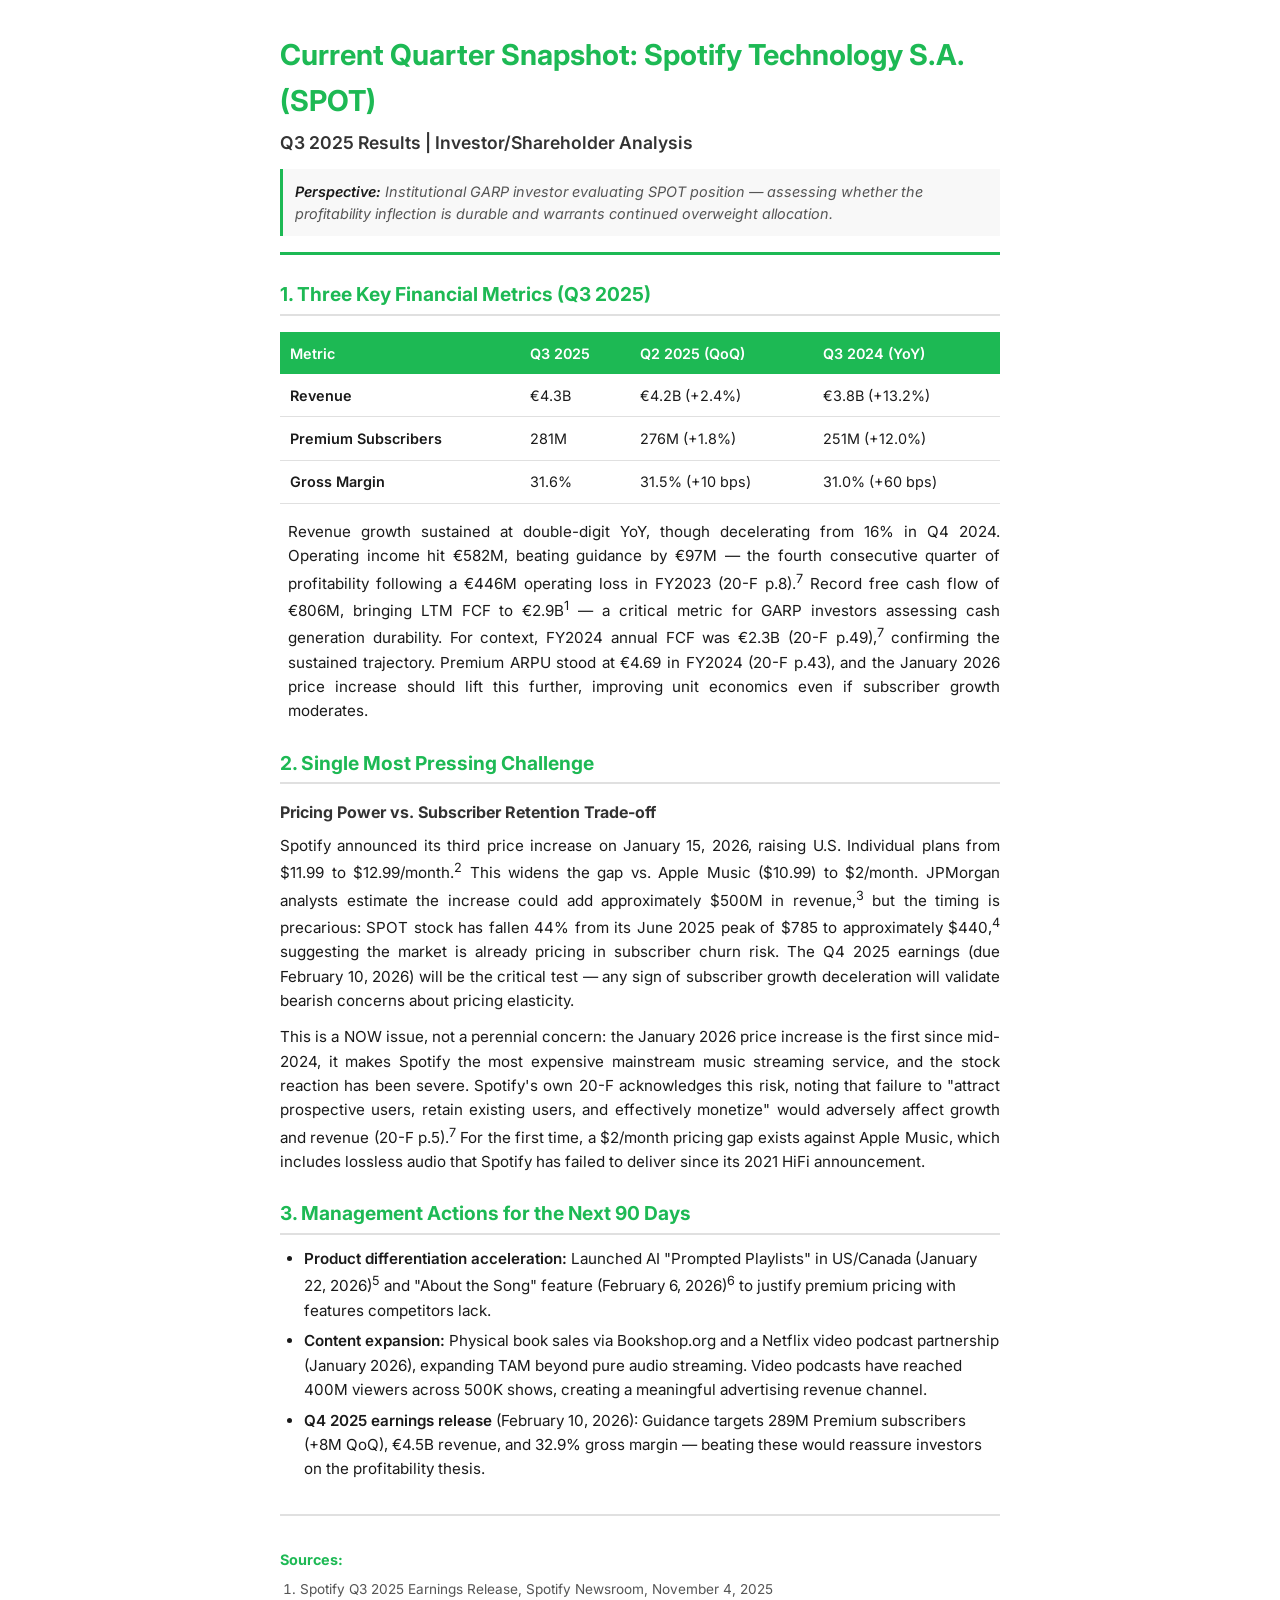
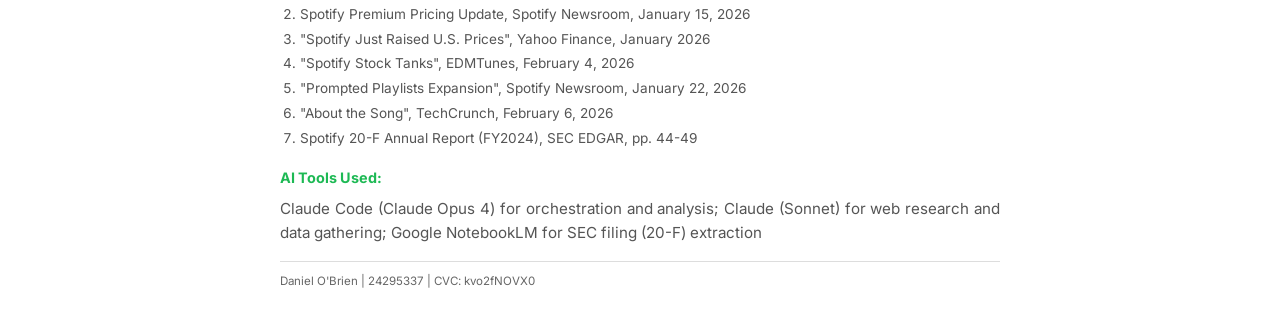
<file: Ex1/Ex1_Snapshot.html>
<!DOCTYPE html>
<html lang="en">
<head>
    <meta charset="UTF-8">
    <meta name="viewport" content="width=device-width, initial-scale=1.0">
    <title>Current Quarter Snapshot: Spotify (SPOT)</title>
    <link href="https://fonts.googleapis.com/css2?family=Inter:wght@400;600;700&display=swap" rel="stylesheet">
    <style>
        * {
            margin: 0;
            padding: 0;
            box-sizing: border-box;
        }

        body {
            font-family: 'Inter', -apple-system, BlinkMacSystemFont, 'Segoe UI', sans-serif;
            line-height: 1.6;
            color: #1a1a1a;
            background: #ffffff;
            padding: 2rem 3rem;
            max-width: 8.5in;
            margin: 0 auto;
        }

        header {
            border-bottom: 3px solid #1DB954;
            padding-bottom: 1rem;
            margin-bottom: 1.5rem;
        }

        h1 {
            font-size: 1.8rem;
            font-weight: 700;
            color: #1DB954;
            margin-bottom: 0.3rem;
        }

        .subtitle {
            font-size: 1.1rem;
            font-weight: 600;
            color: #333;
            margin-bottom: 0.5rem;
        }

        .perspective {
            font-size: 0.9rem;
            font-style: italic;
            color: #555;
            line-height: 1.5;
            padding: 0.75rem;
            background: #f8f8f8;
            border-left: 3px solid #1DB954;
            margin-top: 0.75rem;
        }

        h2 {
            font-size: 1.2rem;
            font-weight: 700;
            color: #1DB954;
            margin-top: 1.5rem;
            margin-bottom: 0.75rem;
            padding-bottom: 0.25rem;
            border-bottom: 2px solid #e0e0e0;
        }

        h3 {
            font-size: 1rem;
            font-weight: 700;
            color: #333;
            margin-top: 1rem;
            margin-bottom: 0.5rem;
        }

        p {
            margin-bottom: 0.75rem;
            text-align: justify;
            font-size: 0.95rem;
        }

        table {
            width: 100%;
            border-collapse: collapse;
            margin: 1rem 0;
            font-size: 0.9rem;
        }

        thead {
            background: #1DB954;
            color: white;
        }

        th {
            padding: 0.6rem;
            text-align: left;
            font-weight: 600;
        }

        td {
            padding: 0.6rem;
            border-bottom: 1px solid #e0e0e0;
        }

        tbody tr:hover {
            background: #f8f8f8;
        }

        .context {
            font-size: 0.9rem;
            margin-top: 0.5rem;
            padding-left: 0.5rem;
        }

        ul {
            margin-left: 1.5rem;
            margin-bottom: 0.75rem;
        }

        li {
            margin-bottom: 0.4rem;
            font-size: 0.95rem;
        }

        footer {
            margin-top: 2rem;
            padding-top: 1rem;
            border-top: 2px solid #e0e0e0;
            font-size: 0.85rem;
            color: #555;
        }

        footer h3 {
            font-size: 0.9rem;
            color: #1DB954;
            margin-bottom: 0.5rem;
        }

        footer ul {
            list-style: none;
            margin-left: 0;
        }

        footer li {
            margin-bottom: 0.2rem;
            font-size: 0.85rem;
        }

        strong {
            font-weight: 600;
            color: #1a1a1a;
        }

        @media print {
            body {
                padding: 0.5in 0.75in;
                max-width: 100%;
            }

            h1 {
                font-size: 1.6rem;
            }

            h2 {
                font-size: 1.1rem;
                margin-top: 1rem;
                page-break-after: avoid;
            }

            h3 {
                font-size: 0.95rem;
                page-break-after: avoid;
            }

            p, li {
                font-size: 0.9rem;
            }

            table {
                font-size: 0.85rem;
                page-break-inside: avoid;
            }

            footer {
                margin-top: 1.5rem;
                page-break-inside: avoid;
            }

            .perspective {
                font-size: 0.85rem;
            }

            @page {
                size: letter;
                margin: 0.5in;
            }
        }
    </style>
</head>
<body>
    <header>
        <h1>Current Quarter Snapshot: Spotify Technology S.A. (SPOT)</h1>
        <div class="subtitle">Q3 2025 Results | Investor/Shareholder Analysis</div>
        <div class="perspective">
            <strong>Perspective:</strong> Institutional GARP investor evaluating SPOT position — assessing whether the profitability inflection is durable and warrants continued overweight allocation.
        </div>
    </header>

    <main>
        <section>
            <h2>1. Three Key Financial Metrics (Q3 2025)</h2>

            <table>
                <thead>
                    <tr>
                        <th>Metric</th>
                        <th>Q3 2025</th>
                        <th>Q2 2025 (QoQ)</th>
                        <th>Q3 2024 (YoY)</th>
                    </tr>
                </thead>
                <tbody>
                    <tr>
                        <td><strong>Revenue</strong></td>
                        <td>€4.3B</td>
                        <td>€4.2B (+2.4%)</td>
                        <td>€3.8B (+13.2%)</td>
                    </tr>
                    <tr>
                        <td><strong>Premium Subscribers</strong></td>
                        <td>281M</td>
                        <td>276M (+1.8%)</td>
                        <td>251M (+12.0%)</td>
                    </tr>
                    <tr>
                        <td><strong>Gross Margin</strong></td>
                        <td>31.6%</td>
                        <td>31.5% (+10 bps)</td>
                        <td>31.0% (+60 bps)</td>
                    </tr>
                </tbody>
            </table>

            <div class="context">
                <p>Revenue growth sustained at double-digit YoY, though decelerating from 16% in Q4 2024. Operating income hit €582M, beating guidance by €97M — the fourth consecutive quarter of profitability following a €446M operating loss in FY2023 (20-F p.8).<sup>7</sup> Record free cash flow of €806M, bringing LTM FCF to €2.9B<sup>1</sup> — a critical metric for GARP investors assessing cash generation durability. For context, FY2024 annual FCF was €2.3B (20-F p.49),<sup>7</sup> confirming the sustained trajectory. Premium ARPU stood at €4.69 in FY2024 (20-F p.43), and the January 2026 price increase should lift this further, improving unit economics even if subscriber growth moderates.</p>
            </div>
        </section>

        <section>
            <h2>2. Single Most Pressing Challenge</h2>
            <h3>Pricing Power vs. Subscriber Retention Trade-off</h3>

            <p>Spotify announced its third price increase on January 15, 2026, raising U.S. Individual plans from $11.99 to $12.99/month.<sup>2</sup> This widens the gap vs. Apple Music ($10.99) to $2/month. JPMorgan analysts estimate the increase could add approximately $500M in revenue,<sup>3</sup> but the timing is precarious: SPOT stock has fallen 44% from its June 2025 peak of $785 to approximately $440,<sup>4</sup> suggesting the market is already pricing in subscriber churn risk. The Q4 2025 earnings (due February 10, 2026) will be the critical test — any sign of subscriber growth deceleration will validate bearish concerns about pricing elasticity.</p>

            <p>This is a NOW issue, not a perennial concern: the January 2026 price increase is the first since mid-2024, it makes Spotify the most expensive mainstream music streaming service, and the stock reaction has been severe. Spotify's own 20-F acknowledges this risk, noting that failure to "attract prospective users, retain existing users, and effectively monetize" would adversely affect growth and revenue (20-F p.5).<sup>7</sup> For the first time, a $2/month pricing gap exists against Apple Music, which includes lossless audio that Spotify has failed to deliver since its 2021 HiFi announcement.</p>
        </section>

        <section>
            <h2>3. Management Actions for the Next 90 Days</h2>

            <ul>
                <li><strong>Product differentiation acceleration:</strong> Launched AI "Prompted Playlists" in US/Canada (January 22, 2026)<sup>5</sup> and "About the Song" feature (February 6, 2026)<sup>6</sup> to justify premium pricing with features competitors lack.</li>

                <li><strong>Content expansion:</strong> Physical book sales via Bookshop.org and a Netflix video podcast partnership (January 2026), expanding TAM beyond pure audio streaming. Video podcasts have reached 400M viewers across 500K shows, creating a meaningful advertising revenue channel.</li>

                <li><strong>Q4 2025 earnings release</strong> (February 10, 2026): Guidance targets 289M Premium subscribers (+8M QoQ), €4.5B revenue, and 32.9% gross margin — beating these would reassure investors on the profitability thesis.</li>
            </ul>
        </section>
    </main>

    <footer>
        <h3>Sources:</h3>
        <ol style="padding-left: 20px; font-size: 0.9em;">
            <li>Spotify Q3 2025 Earnings Release, Spotify Newsroom, November 4, 2025</li>
            <li>Spotify Premium Pricing Update, Spotify Newsroom, January 15, 2026</li>
            <li>"Spotify Just Raised U.S. Prices", Yahoo Finance, January 2026</li>
            <li>"Spotify Stock Tanks", EDMTunes, February 4, 2026</li>
            <li>"Prompted Playlists Expansion", Spotify Newsroom, January 22, 2026</li>
            <li>"About the Song", TechCrunch, February 6, 2026</li>
            <li>Spotify 20-F Annual Report (FY2024), SEC EDGAR, pp. 44-49</li>
        </ol>

        <h3>AI Tools Used:</h3>
        <p>Claude Code (Claude Opus 4) for orchestration and analysis; Claude (Sonnet) for web research and data gathering; Google NotebookLM for SEC filing (20-F) extraction</p>

        <div style="margin-top: 15px; padding-top: 10px; border-top: 1px solid #ddd; font-size: 0.85em; color: #666;">
            Daniel O'Brien | 24295337 | CVC: kvo2fNOVX0
        </div>
    </footer>
</body>
</html>
</file>
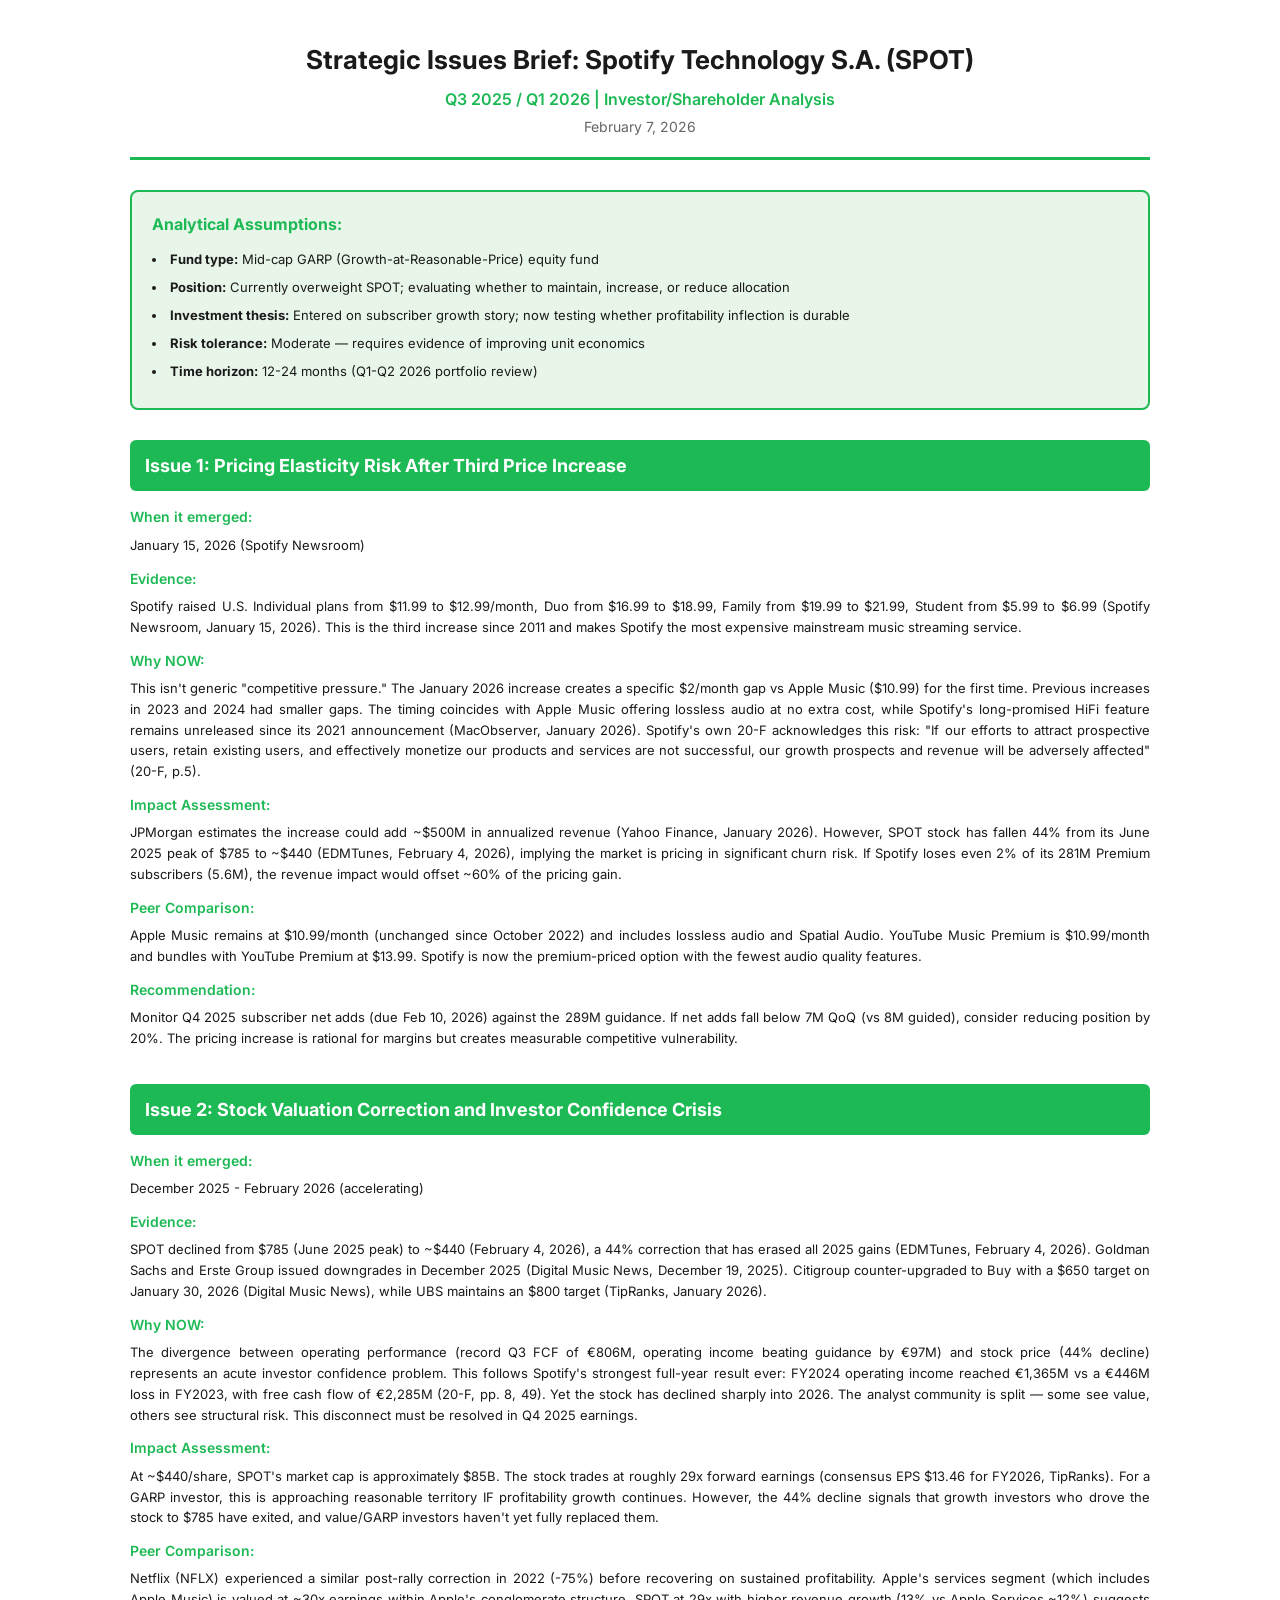
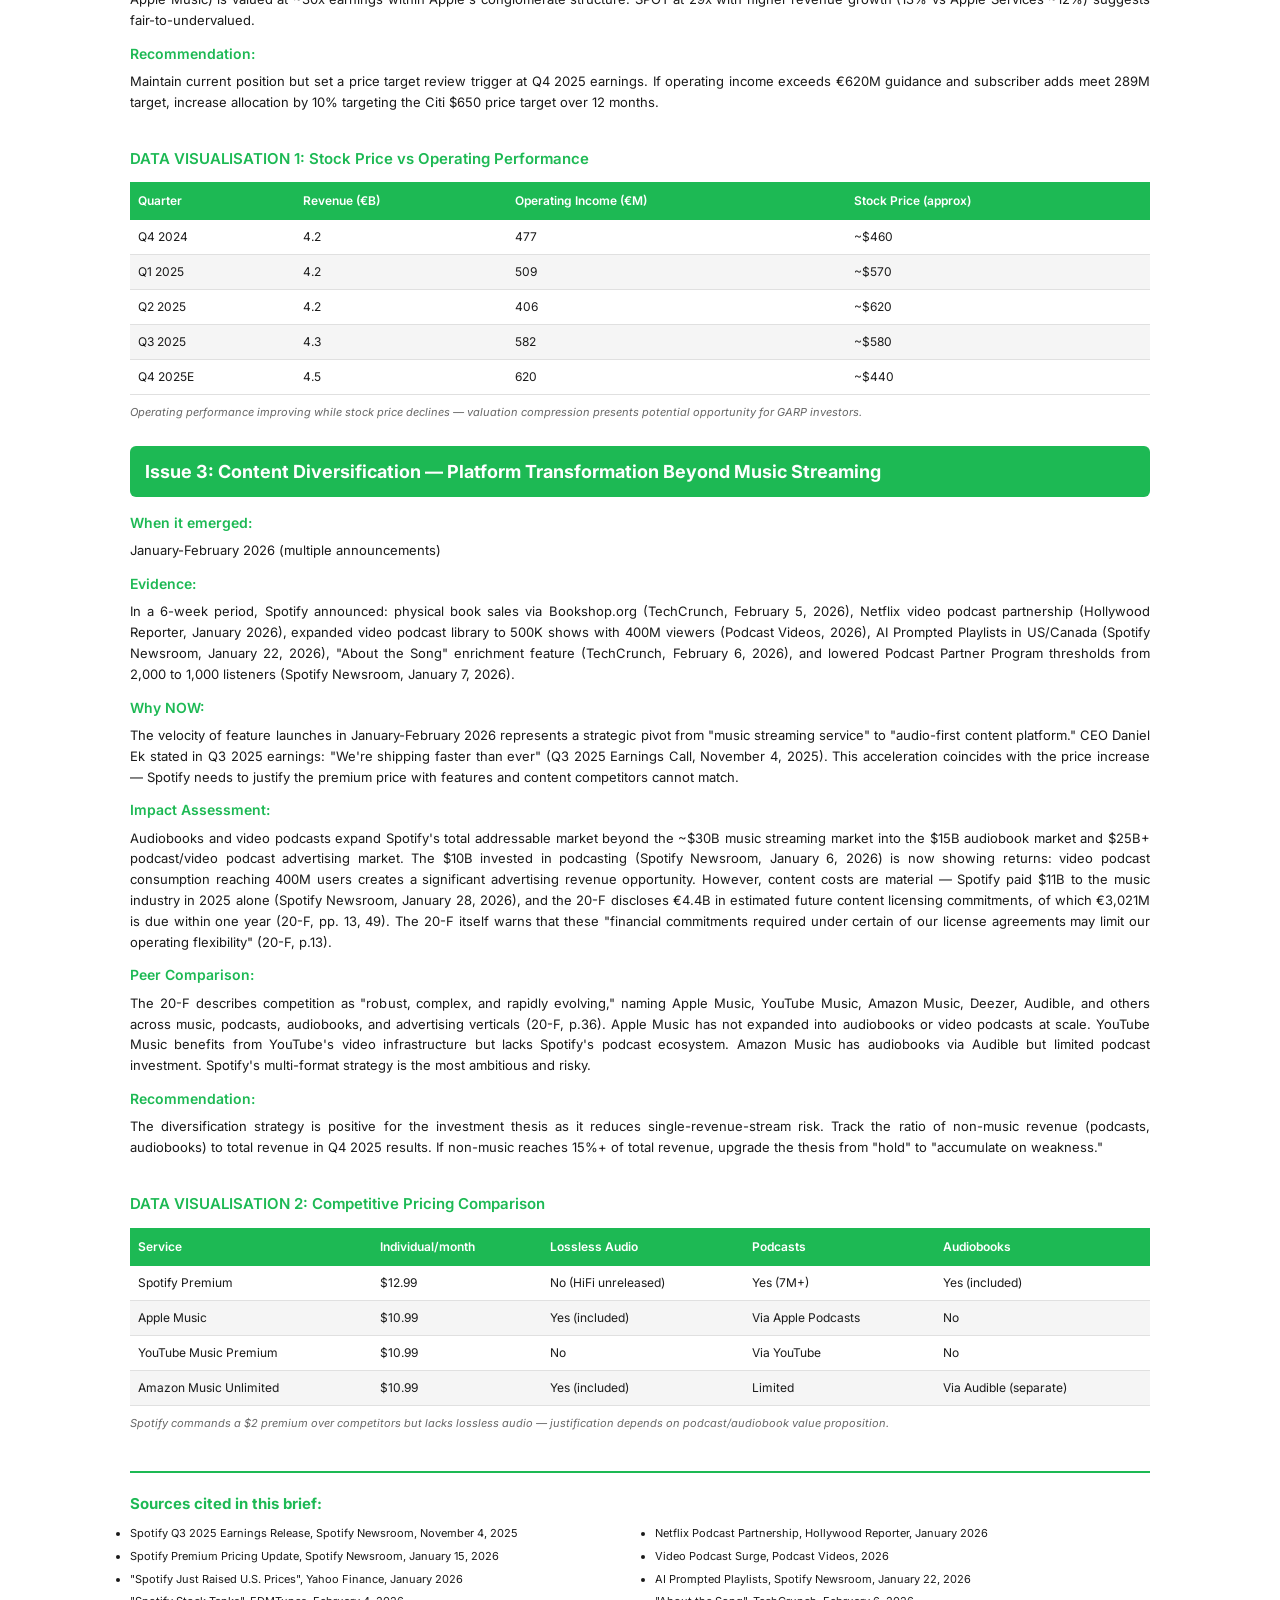
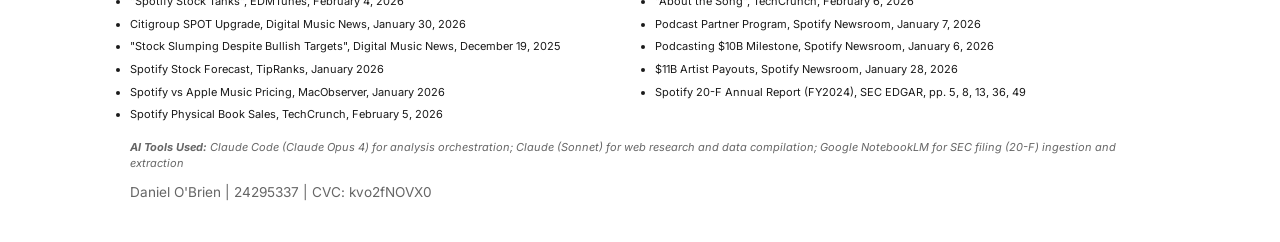
<file: Ex2/Ex2_IssuesBrief.html>
<!DOCTYPE html>
<html lang="en">
<head>
    <meta charset="UTF-8">
    <meta name="viewport" content="width=device-width, initial-scale=1.0">
    <title>Strategic Issues Brief: Spotify Technology S.A. (SPOT)</title>
    <link href="https://fonts.googleapis.com/css2?family=Inter:wght@400;500;600;700&display=swap" rel="stylesheet">
    <style>
        * {
            margin: 0;
            padding: 0;
            box-sizing: border-box;
        }

        body {
            font-family: 'Inter', -apple-system, BlinkMacSystemFont, 'Segoe UI', Roboto, sans-serif;
            line-height: 1.5;
            color: #1a1a1a;
            background: #ffffff;
            padding: 40px;
            max-width: 1100px;
            margin: 0 auto;
        }

        .header {
            text-align: center;
            margin-bottom: 30px;
            border-bottom: 3px solid #1DB954;
            padding-bottom: 20px;
        }

        .header h1 {
            font-size: 26px;
            font-weight: 700;
            color: #1a1a1a;
            margin-bottom: 8px;
        }

        .header .subtitle {
            font-size: 16px;
            color: #1DB954;
            font-weight: 600;
            margin-bottom: 5px;
        }

        .header .date {
            font-size: 14px;
            color: #666;
        }

        .assumptions-box {
            background: #e8f5e9;
            border: 2px solid #1DB954;
            border-radius: 8px;
            padding: 20px;
            margin-bottom: 30px;
        }

        .assumptions-box h3 {
            color: #1DB954;
            font-size: 16px;
            font-weight: 700;
            margin-bottom: 12px;
        }

        .assumptions-box ul {
            list-style-position: inside;
            font-size: 13px;
            line-height: 1.7;
        }

        .assumptions-box li {
            margin-bottom: 6px;
        }

        .issue-section {
            margin-bottom: 35px;
            page-break-inside: avoid;
        }

        .issue-header {
            background: #1DB954;
            color: white;
            padding: 12px 15px;
            border-radius: 6px;
            margin-bottom: 15px;
        }

        .issue-header h2 {
            font-size: 18px;
            font-weight: 700;
        }

        .issue-content {
            font-size: 13px;
            line-height: 1.6;
        }

        .issue-content h4 {
            color: #1DB954;
            font-size: 14px;
            font-weight: 600;
            margin-top: 12px;
            margin-bottom: 6px;
        }

        .issue-content p {
            margin-bottom: 10px;
            text-align: justify;
        }

        .visualization {
            margin: 25px 0;
            page-break-inside: avoid;
        }

        .visualization h3 {
            font-size: 15px;
            color: #1DB954;
            font-weight: 600;
            margin-bottom: 12px;
        }

        table {
            width: 100%;
            border-collapse: collapse;
            margin-bottom: 10px;
            font-size: 12px;
        }

        table thead {
            background: #1DB954;
            color: white;
        }

        table th {
            padding: 10px 8px;
            text-align: left;
            font-weight: 600;
        }

        table td {
            padding: 8px;
            border-bottom: 1px solid #e0e0e0;
        }

        table tbody tr:nth-child(even) {
            background: #f5f5f5;
        }

        table tbody tr:hover {
            background: #e8f5e9;
        }

        .caption {
            font-size: 11px;
            font-style: italic;
            color: #666;
            margin-top: 8px;
            line-height: 1.4;
        }

        .sources-section {
            margin-top: 40px;
            padding-top: 20px;
            border-top: 2px solid #1DB954;
            page-break-inside: avoid;
        }

        .sources-section h3 {
            font-size: 15px;
            color: #1DB954;
            font-weight: 700;
            margin-bottom: 10px;
        }

        .sources-section ul {
            font-size: 11px;
            line-height: 1.6;
            columns: 2;
            column-gap: 30px;
        }

        .sources-section li {
            margin-bottom: 5px;
            break-inside: avoid;
        }

        .ai-tools {
            margin-top: 15px;
            font-size: 11px;
            color: #666;
            font-style: italic;
        }

        @media print {
            body {
                padding: 20px;
                font-size: 11px;
            }

            .header h1 {
                font-size: 22px;
            }

            .header .subtitle {
                font-size: 14px;
            }

            .assumptions-box {
                padding: 15px;
                margin-bottom: 20px;
            }

            .assumptions-box h3 {
                font-size: 14px;
            }

            .assumptions-box ul {
                font-size: 11px;
            }

            .issue-section {
                margin-bottom: 25px;
            }

            .issue-header h2 {
                font-size: 16px;
                padding: 10px 12px;
            }

            .issue-content {
                font-size: 11px;
            }

            .issue-content h4 {
                font-size: 12px;
                margin-top: 10px;
            }

            .visualization {
                margin: 20px 0;
            }

            .visualization h3 {
                font-size: 13px;
            }

            table {
                font-size: 10px;
            }

            table th, table td {
                padding: 6px 5px;
            }

            .caption {
                font-size: 9px;
            }

            .sources-section {
                margin-top: 25px;
            }

            .sources-section h3 {
                font-size: 13px;
            }

            .sources-section ul {
                font-size: 9px;
            }

            .ai-tools {
                font-size: 9px;
            }

            @page {
                size: A4;
                margin: 15mm;
            }
        }
    </style>
</head>
<body>
    <div class="header">
        <h1>Strategic Issues Brief: Spotify Technology S.A. (SPOT)</h1>
        <div class="subtitle">Q3 2025 / Q1 2026 | Investor/Shareholder Analysis</div>
        <div class="date">February 7, 2026</div>
    </div>

    <div class="assumptions-box">
        <h3>Analytical Assumptions:</h3>
        <ul>
            <li><strong>Fund type:</strong> Mid-cap GARP (Growth-at-Reasonable-Price) equity fund</li>
            <li><strong>Position:</strong> Currently overweight SPOT; evaluating whether to maintain, increase, or reduce allocation</li>
            <li><strong>Investment thesis:</strong> Entered on subscriber growth story; now testing whether profitability inflection is durable</li>
            <li><strong>Risk tolerance:</strong> Moderate — requires evidence of improving unit economics</li>
            <li><strong>Time horizon:</strong> 12-24 months (Q1-Q2 2026 portfolio review)</li>
        </ul>
    </div>

    <div class="issue-section">
        <div class="issue-header">
            <h2>Issue 1: Pricing Elasticity Risk After Third Price Increase</h2>
        </div>
        <div class="issue-content">
            <h4>When it emerged:</h4>
            <p>January 15, 2026 (Spotify Newsroom)</p>

            <h4>Evidence:</h4>
            <p>Spotify raised U.S. Individual plans from $11.99 to $12.99/month, Duo from $16.99 to $18.99, Family from $19.99 to $21.99, Student from $5.99 to $6.99 (Spotify Newsroom, January 15, 2026). This is the third increase since 2011 and makes Spotify the most expensive mainstream music streaming service.</p>

            <h4>Why NOW:</h4>
            <p>This isn't generic "competitive pressure." The January 2026 increase creates a specific $2/month gap vs Apple Music ($10.99) for the first time. Previous increases in 2023 and 2024 had smaller gaps. The timing coincides with Apple Music offering lossless audio at no extra cost, while Spotify's long-promised HiFi feature remains unreleased since its 2021 announcement (MacObserver, January 2026). Spotify's own 20-F acknowledges this risk: "If our efforts to attract prospective users, retain existing users, and effectively monetize our products and services are not successful, our growth prospects and revenue will be adversely affected" (20-F, p.5).</p>

            <h4>Impact Assessment:</h4>
            <p>JPMorgan estimates the increase could add ~$500M in annualized revenue (Yahoo Finance, January 2026). However, SPOT stock has fallen 44% from its June 2025 peak of $785 to ~$440 (EDMTunes, February 4, 2026), implying the market is pricing in significant churn risk. If Spotify loses even 2% of its 281M Premium subscribers (5.6M), the revenue impact would offset ~60% of the pricing gain.</p>

            <h4>Peer Comparison:</h4>
            <p>Apple Music remains at $10.99/month (unchanged since October 2022) and includes lossless audio and Spatial Audio. YouTube Music Premium is $10.99/month and bundles with YouTube Premium at $13.99. Spotify is now the premium-priced option with the fewest audio quality features.</p>

            <h4>Recommendation:</h4>
            <p>Monitor Q4 2025 subscriber net adds (due Feb 10, 2026) against the 289M guidance. If net adds fall below 7M QoQ (vs 8M guided), consider reducing position by 20%. The pricing increase is rational for margins but creates measurable competitive vulnerability.</p>
        </div>
    </div>

    <div class="issue-section">
        <div class="issue-header">
            <h2>Issue 2: Stock Valuation Correction and Investor Confidence Crisis</h2>
        </div>
        <div class="issue-content">
            <h4>When it emerged:</h4>
            <p>December 2025 - February 2026 (accelerating)</p>

            <h4>Evidence:</h4>
            <p>SPOT declined from $785 (June 2025 peak) to ~$440 (February 4, 2026), a 44% correction that has erased all 2025 gains (EDMTunes, February 4, 2026). Goldman Sachs and Erste Group issued downgrades in December 2025 (Digital Music News, December 19, 2025). Citigroup counter-upgraded to Buy with a $650 target on January 30, 2026 (Digital Music News), while UBS maintains an $800 target (TipRanks, January 2026).</p>

            <h4>Why NOW:</h4>
            <p>The divergence between operating performance (record Q3 FCF of €806M, operating income beating guidance by €97M) and stock price (44% decline) represents an acute investor confidence problem. This follows Spotify's strongest full-year result ever: FY2024 operating income reached €1,365M vs a €446M loss in FY2023, with free cash flow of €2,285M (20-F, pp. 8, 49). Yet the stock has declined sharply into 2026. The analyst community is split — some see value, others see structural risk. This disconnect must be resolved in Q4 2025 earnings.</p>

            <h4>Impact Assessment:</h4>
            <p>At ~$440/share, SPOT's market cap is approximately $85B. The stock trades at roughly 29x forward earnings (consensus EPS $13.46 for FY2026, TipRanks). For a GARP investor, this is approaching reasonable territory IF profitability growth continues. However, the 44% decline signals that growth investors who drove the stock to $785 have exited, and value/GARP investors haven't yet fully replaced them.</p>

            <h4>Peer Comparison:</h4>
            <p>Netflix (NFLX) experienced a similar post-rally correction in 2022 (-75%) before recovering on sustained profitability. Apple's services segment (which includes Apple Music) is valued at ~30x earnings within Apple's conglomerate structure. SPOT at 29x with higher revenue growth (13% vs Apple Services ~12%) suggests fair-to-undervalued.</p>

            <h4>Recommendation:</h4>
            <p>Maintain current position but set a price target review trigger at Q4 2025 earnings. If operating income exceeds €620M guidance and subscriber adds meet 289M target, increase allocation by 10% targeting the Citi $650 price target over 12 months.</p>
        </div>
    </div>

    <div class="visualization">
        <h3>DATA VISUALISATION 1: Stock Price vs Operating Performance</h3>
        <table>
            <thead>
                <tr>
                    <th>Quarter</th>
                    <th>Revenue (€B)</th>
                    <th>Operating Income (€M)</th>
                    <th>Stock Price (approx)</th>
                </tr>
            </thead>
            <tbody>
                <tr>
                    <td>Q4 2024</td>
                    <td>4.2</td>
                    <td>477</td>
                    <td>~$460</td>
                </tr>
                <tr>
                    <td>Q1 2025</td>
                    <td>4.2</td>
                    <td>509</td>
                    <td>~$570</td>
                </tr>
                <tr>
                    <td>Q2 2025</td>
                    <td>4.2</td>
                    <td>406</td>
                    <td>~$620</td>
                </tr>
                <tr>
                    <td>Q3 2025</td>
                    <td>4.3</td>
                    <td>582</td>
                    <td>~$580</td>
                </tr>
                <tr>
                    <td>Q4 2025E</td>
                    <td>4.5</td>
                    <td>620</td>
                    <td>~$440</td>
                </tr>
            </tbody>
        </table>
        <div class="caption">Operating performance improving while stock price declines — valuation compression presents potential opportunity for GARP investors.</div>
    </div>

    <div class="issue-section">
        <div class="issue-header">
            <h2>Issue 3: Content Diversification — Platform Transformation Beyond Music Streaming</h2>
        </div>
        <div class="issue-content">
            <h4>When it emerged:</h4>
            <p>January-February 2026 (multiple announcements)</p>

            <h4>Evidence:</h4>
            <p>In a 6-week period, Spotify announced: physical book sales via Bookshop.org (TechCrunch, February 5, 2026), Netflix video podcast partnership (Hollywood Reporter, January 2026), expanded video podcast library to 500K shows with 400M viewers (Podcast Videos, 2026), AI Prompted Playlists in US/Canada (Spotify Newsroom, January 22, 2026), "About the Song" enrichment feature (TechCrunch, February 6, 2026), and lowered Podcast Partner Program thresholds from 2,000 to 1,000 listeners (Spotify Newsroom, January 7, 2026).</p>

            <h4>Why NOW:</h4>
            <p>The velocity of feature launches in January-February 2026 represents a strategic pivot from "music streaming service" to "audio-first content platform." CEO Daniel Ek stated in Q3 2025 earnings: "We're shipping faster than ever" (Q3 2025 Earnings Call, November 4, 2025). This acceleration coincides with the price increase — Spotify needs to justify the premium price with features and content competitors cannot match.</p>

            <h4>Impact Assessment:</h4>
            <p>Audiobooks and video podcasts expand Spotify's total addressable market beyond the ~$30B music streaming market into the $15B audiobook market and $25B+ podcast/video podcast advertising market. The $10B invested in podcasting (Spotify Newsroom, January 6, 2026) is now showing returns: video podcast consumption reaching 400M users creates a significant advertising revenue opportunity. However, content costs are material — Spotify paid $11B to the music industry in 2025 alone (Spotify Newsroom, January 28, 2026), and the 20-F discloses €4.4B in estimated future content licensing commitments, of which €3,021M is due within one year (20-F, pp. 13, 49). The 20-F itself warns that these "financial commitments required under certain of our license agreements may limit our operating flexibility" (20-F, p.13).</p>

            <h4>Peer Comparison:</h4>
            <p>The 20-F describes competition as "robust, complex, and rapidly evolving," naming Apple Music, YouTube Music, Amazon Music, Deezer, Audible, and others across music, podcasts, audiobooks, and advertising verticals (20-F, p.36). Apple Music has not expanded into audiobooks or video podcasts at scale. YouTube Music benefits from YouTube's video infrastructure but lacks Spotify's podcast ecosystem. Amazon Music has audiobooks via Audible but limited podcast investment. Spotify's multi-format strategy is the most ambitious and risky.</p>

            <h4>Recommendation:</h4>
            <p>The diversification strategy is positive for the investment thesis as it reduces single-revenue-stream risk. Track the ratio of non-music revenue (podcasts, audiobooks) to total revenue in Q4 2025 results. If non-music reaches 15%+ of total revenue, upgrade the thesis from "hold" to "accumulate on weakness."</p>
        </div>
    </div>

    <div class="visualization">
        <h3>DATA VISUALISATION 2: Competitive Pricing Comparison</h3>
        <table>
            <thead>
                <tr>
                    <th>Service</th>
                    <th>Individual/month</th>
                    <th>Lossless Audio</th>
                    <th>Podcasts</th>
                    <th>Audiobooks</th>
                </tr>
            </thead>
            <tbody>
                <tr>
                    <td>Spotify Premium</td>
                    <td>$12.99</td>
                    <td>No (HiFi unreleased)</td>
                    <td>Yes (7M+)</td>
                    <td>Yes (included)</td>
                </tr>
                <tr>
                    <td>Apple Music</td>
                    <td>$10.99</td>
                    <td>Yes (included)</td>
                    <td>Via Apple Podcasts</td>
                    <td>No</td>
                </tr>
                <tr>
                    <td>YouTube Music Premium</td>
                    <td>$10.99</td>
                    <td>No</td>
                    <td>Via YouTube</td>
                    <td>No</td>
                </tr>
                <tr>
                    <td>Amazon Music Unlimited</td>
                    <td>$10.99</td>
                    <td>Yes (included)</td>
                    <td>Limited</td>
                    <td>Via Audible (separate)</td>
                </tr>
            </tbody>
        </table>
        <div class="caption">Spotify commands a $2 premium over competitors but lacks lossless audio — justification depends on podcast/audiobook value proposition.</div>
    </div>

    <div class="sources-section">
        <h3>Sources cited in this brief:</h3>
        <ul>
            <li>Spotify Q3 2025 Earnings Release, Spotify Newsroom, November 4, 2025</li>
            <li>Spotify Premium Pricing Update, Spotify Newsroom, January 15, 2026</li>
            <li>"Spotify Just Raised U.S. Prices", Yahoo Finance, January 2026</li>
            <li>"Spotify Stock Tanks", EDMTunes, February 4, 2026</li>
            <li>Citigroup SPOT Upgrade, Digital Music News, January 30, 2026</li>
            <li>"Stock Slumping Despite Bullish Targets", Digital Music News, December 19, 2025</li>
            <li>Spotify Stock Forecast, TipRanks, January 2026</li>
            <li>Spotify vs Apple Music Pricing, MacObserver, January 2026</li>
            <li>Spotify Physical Book Sales, TechCrunch, February 5, 2026</li>
            <li>Netflix Podcast Partnership, Hollywood Reporter, January 2026</li>
            <li>Video Podcast Surge, Podcast Videos, 2026</li>
            <li>AI Prompted Playlists, Spotify Newsroom, January 22, 2026</li>
            <li>"About the Song", TechCrunch, February 6, 2026</li>
            <li>Podcast Partner Program, Spotify Newsroom, January 7, 2026</li>
            <li>Podcasting $10B Milestone, Spotify Newsroom, January 6, 2026</li>
            <li>$11B Artist Payouts, Spotify Newsroom, January 28, 2026</li>
            <li>Spotify 20-F Annual Report (FY2024), SEC EDGAR, pp. 5, 8, 13, 36, 49</li>
        </ul>
        <div class="ai-tools">
            <strong>AI Tools Used:</strong> Claude Code (Claude Opus 4) for analysis orchestration; Claude (Sonnet) for web research and data compilation; Google NotebookLM for SEC filing (20-F) ingestion and extraction
        </div>
        <div style="margin-top: 10px; font-size: 0.85em; color: #666;">
            Daniel O'Brien | 24295337 | CVC: kvo2fNOVX0
        </div>
    </div>
</body>
</html>
</file>
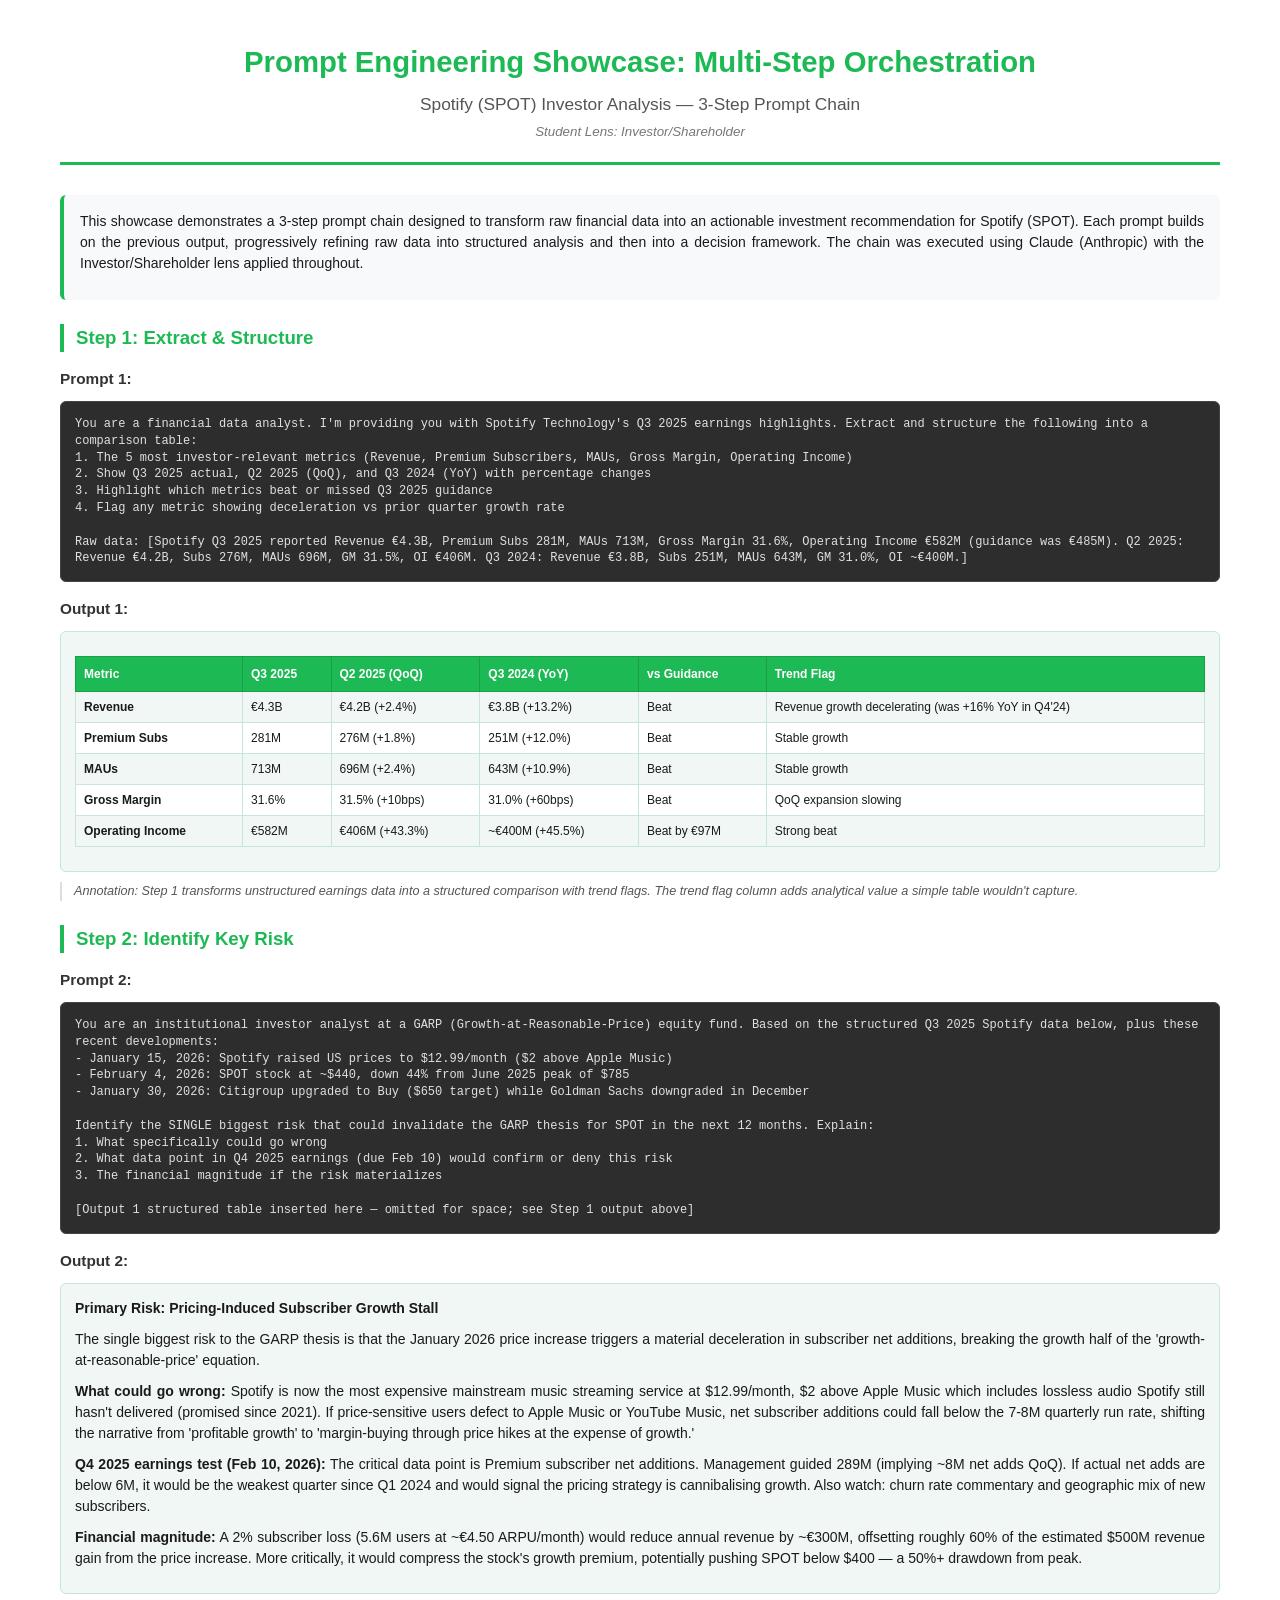
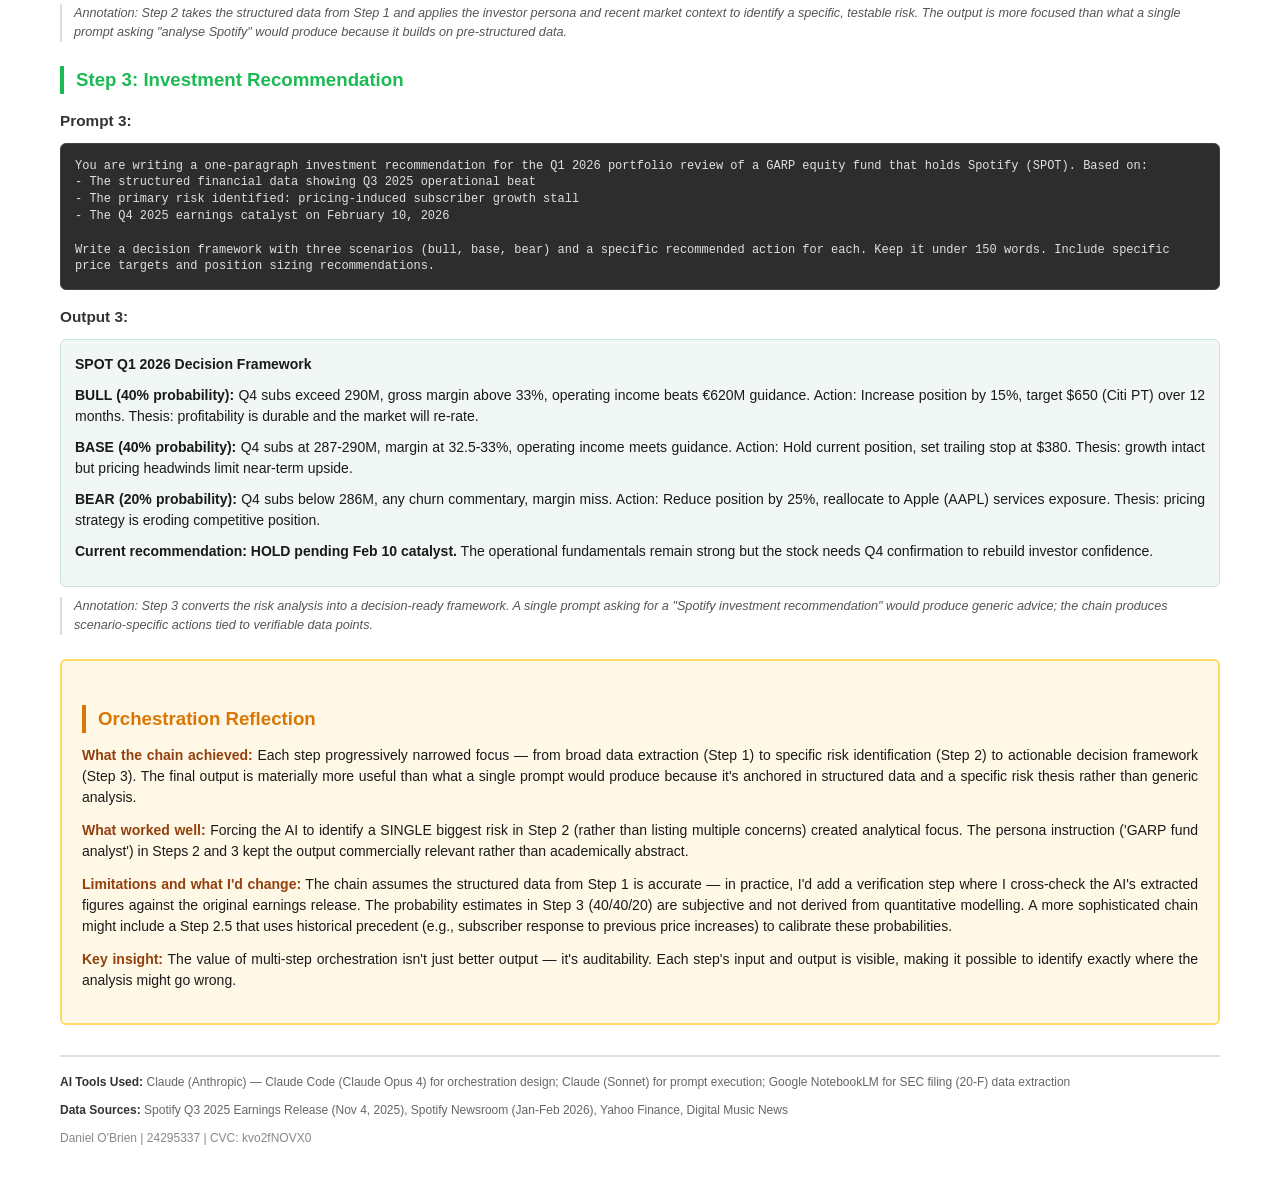
<file: Ex4/Ex4_Prompts.html>
<!DOCTYPE html>
<html lang="en">
<head>
    <meta charset="UTF-8">
    <meta name="viewport" content="width=device-width, initial-scale=1.0">
    <title>Prompt Engineering Showcase: Multi-Step Orchestration</title>
    <style>
        * {
            margin: 0;
            padding: 0;
            box-sizing: border-box;
        }

        body {
            font-family: 'Segoe UI', 'Inter', -apple-system, BlinkMacSystemFont, sans-serif;
            line-height: 1.5;
            color: #1a1a1a;
            background: #ffffff;
            padding: 40px 60px;
            font-size: 10.5pt;
        }

        .header {
            text-align: center;
            margin-bottom: 30px;
            border-bottom: 3px solid #1DB954;
            padding-bottom: 20px;
        }

        h1 {
            color: #1DB954;
            font-size: 22pt;
            font-weight: 700;
            margin-bottom: 8px;
        }

        .subtitle {
            color: #555;
            font-size: 13pt;
            font-weight: 400;
            margin-bottom: 4px;
        }

        .lens {
            color: #777;
            font-size: 10pt;
            font-style: italic;
        }

        h2 {
            color: #1DB954;
            font-size: 14pt;
            font-weight: 600;
            margin-top: 24px;
            margin-bottom: 12px;
            border-left: 4px solid #1DB954;
            padding-left: 12px;
        }

        h3 {
            color: #333;
            font-size: 11.5pt;
            font-weight: 600;
            margin-top: 16px;
            margin-bottom: 8px;
        }

        p {
            margin-bottom: 10px;
            text-align: justify;
        }

        .overview {
            background: #f8f9fa;
            padding: 16px;
            border-radius: 6px;
            margin-bottom: 20px;
            border-left: 4px solid #1DB954;
        }

        .step-container {
            margin-bottom: 24px;
        }

        .prompt-box {
            background: #2d2d2d;
            color: #e0e0e0;
            padding: 14px;
            border-radius: 6px;
            font-family: 'Consolas', 'Monaco', 'Courier New', monospace;
            font-size: 9pt;
            margin: 10px 0;
            white-space: pre-wrap;
            line-height: 1.4;
            border: 1px solid #444;
        }

        .output-box {
            background: #f0f7f4;
            padding: 14px;
            border-radius: 6px;
            margin: 10px 0;
            border: 1px solid #c8e6d7;
        }

        .output-box table {
            width: 100%;
            border-collapse: collapse;
            margin: 10px 0;
            font-size: 9pt;
        }

        .output-box th {
            background: #1DB954;
            color: white;
            padding: 8px;
            text-align: left;
            font-weight: 600;
            border: 1px solid #17a047;
        }

        .output-box td {
            padding: 6px 8px;
            border: 1px solid #c8e6d7;
            vertical-align: top;
        }

        .output-box tr:nth-child(even) {
            background: #ffffff;
        }

        .annotation {
            font-style: italic;
            color: #555;
            font-size: 9.5pt;
            margin-top: 6px;
            padding-left: 12px;
            border-left: 2px solid #ddd;
        }

        .reflection-section {
            background: #fff8e6;
            padding: 20px;
            border-radius: 6px;
            margin-top: 24px;
            border: 2px solid #ffd966;
            page-break-inside: avoid;
        }

        .reflection-section h2 {
            color: #d97706;
            border-left-color: #d97706;
        }

        .reflection-section p {
            margin-bottom: 12px;
        }

        .reflection-section strong {
            color: #92400e;
        }

        .footer {
            margin-top: 30px;
            padding-top: 16px;
            border-top: 2px solid #e0e0e0;
            font-size: 9pt;
            color: #666;
        }

        .footer strong {
            color: #333;
        }

        @media print {
            body {
                padding: 30px 40px;
                font-size: 9.5pt;
            }

            h1 {
                font-size: 20pt;
            }

            h2 {
                font-size: 12pt;
                margin-top: 18px;
                margin-bottom: 10px;
                page-break-after: avoid;
            }

            h3 {
                font-size: 10.5pt;
                page-break-after: avoid;
            }

            .prompt-box {
                font-size: 8pt;
                padding: 10px;
            }

            .output-box {
                padding: 10px;
            }

            .output-box table {
                font-size: 8pt;
            }

            .output-box th, .output-box td {
                padding: 4px 6px;
            }

            .annotation {
                font-size: 8.5pt;
            }

            .step-container {
                margin-bottom: 18px;
            }

            .prompt-box, .output-box {
                page-break-inside: avoid;
            }

            .reflection-section {
                padding: 14px;
            }

            .footer {
                font-size: 8pt;
            }

            @page {
                margin: 1.5cm;
            }
        }
    </style>
</head>
<body>
    <div class="header">
        <h1>Prompt Engineering Showcase: Multi-Step Orchestration</h1>
        <div class="subtitle">Spotify (SPOT) Investor Analysis — 3-Step Prompt Chain</div>
        <div class="lens">Student Lens: Investor/Shareholder</div>
    </div>

    <div class="overview">
        <p>This showcase demonstrates a 3-step prompt chain designed to transform raw financial data into an actionable investment recommendation for Spotify (SPOT). Each prompt builds on the previous output, progressively refining raw data into structured analysis and then into a decision framework. The chain was executed using Claude (Anthropic) with the Investor/Shareholder lens applied throughout.</p>
    </div>

    <h2>Step 1: Extract & Structure</h2>
    <div class="step-container">
        <h3>Prompt 1:</h3>
        <div class="prompt-box">You are a financial data analyst. I'm providing you with Spotify Technology's Q3 2025 earnings highlights. Extract and structure the following into a comparison table:
1. The 5 most investor-relevant metrics (Revenue, Premium Subscribers, MAUs, Gross Margin, Operating Income)
2. Show Q3 2025 actual, Q2 2025 (QoQ), and Q3 2024 (YoY) with percentage changes
3. Highlight which metrics beat or missed Q3 2025 guidance
4. Flag any metric showing deceleration vs prior quarter growth rate

Raw data: [Spotify Q3 2025 reported Revenue €4.3B, Premium Subs 281M, MAUs 713M, Gross Margin 31.6%, Operating Income €582M (guidance was €485M). Q2 2025: Revenue €4.2B, Subs 276M, MAUs 696M, GM 31.5%, OI €406M. Q3 2024: Revenue €3.8B, Subs 251M, MAUs 643M, GM 31.0%, OI ~€400M.]</div>

        <h3>Output 1:</h3>
        <div class="output-box">
            <table>
                <thead>
                    <tr>
                        <th>Metric</th>
                        <th>Q3 2025</th>
                        <th>Q2 2025 (QoQ)</th>
                        <th>Q3 2024 (YoY)</th>
                        <th>vs Guidance</th>
                        <th>Trend Flag</th>
                    </tr>
                </thead>
                <tbody>
                    <tr>
                        <td><strong>Revenue</strong></td>
                        <td>€4.3B</td>
                        <td>€4.2B (+2.4%)</td>
                        <td>€3.8B (+13.2%)</td>
                        <td>Beat</td>
                        <td>Revenue growth decelerating (was +16% YoY in Q4'24)</td>
                    </tr>
                    <tr>
                        <td><strong>Premium Subs</strong></td>
                        <td>281M</td>
                        <td>276M (+1.8%)</td>
                        <td>251M (+12.0%)</td>
                        <td>Beat</td>
                        <td>Stable growth</td>
                    </tr>
                    <tr>
                        <td><strong>MAUs</strong></td>
                        <td>713M</td>
                        <td>696M (+2.4%)</td>
                        <td>643M (+10.9%)</td>
                        <td>Beat</td>
                        <td>Stable growth</td>
                    </tr>
                    <tr>
                        <td><strong>Gross Margin</strong></td>
                        <td>31.6%</td>
                        <td>31.5% (+10bps)</td>
                        <td>31.0% (+60bps)</td>
                        <td>Beat</td>
                        <td>QoQ expansion slowing</td>
                    </tr>
                    <tr>
                        <td><strong>Operating Income</strong></td>
                        <td>€582M</td>
                        <td>€406M (+43.3%)</td>
                        <td>~€400M (+45.5%)</td>
                        <td>Beat by €97M</td>
                        <td>Strong beat</td>
                    </tr>
                </tbody>
            </table>
        </div>

        <div class="annotation">
            Annotation: Step 1 transforms unstructured earnings data into a structured comparison with trend flags. The trend flag column adds analytical value a simple table wouldn't capture.
        </div>
    </div>

    <h2>Step 2: Identify Key Risk</h2>
    <div class="step-container">
        <h3>Prompt 2:</h3>
        <div class="prompt-box">You are an institutional investor analyst at a GARP (Growth-at-Reasonable-Price) equity fund. Based on the structured Q3 2025 Spotify data below, plus these recent developments:
- January 15, 2026: Spotify raised US prices to $12.99/month ($2 above Apple Music)
- February 4, 2026: SPOT stock at ~$440, down 44% from June 2025 peak of $785
- January 30, 2026: Citigroup upgraded to Buy ($650 target) while Goldman Sachs downgraded in December

Identify the SINGLE biggest risk that could invalidate the GARP thesis for SPOT in the next 12 months. Explain:
1. What specifically could go wrong
2. What data point in Q4 2025 earnings (due Feb 10) would confirm or deny this risk
3. The financial magnitude if the risk materializes

[Output 1 structured table inserted here — omitted for space; see Step 1 output above]</div>

        <h3>Output 2:</h3>
        <div class="output-box">
            <p><strong>Primary Risk: Pricing-Induced Subscriber Growth Stall</strong></p>

            <p>The single biggest risk to the GARP thesis is that the January 2026 price increase triggers a material deceleration in subscriber net additions, breaking the growth half of the 'growth-at-reasonable-price' equation.</p>

            <p><strong>What could go wrong:</strong> Spotify is now the most expensive mainstream music streaming service at $12.99/month, $2 above Apple Music which includes lossless audio Spotify still hasn't delivered (promised since 2021). If price-sensitive users defect to Apple Music or YouTube Music, net subscriber additions could fall below the 7-8M quarterly run rate, shifting the narrative from 'profitable growth' to 'margin-buying through price hikes at the expense of growth.'</p>

            <p><strong>Q4 2025 earnings test (Feb 10, 2026):</strong> The critical data point is Premium subscriber net additions. Management guided 289M (implying ~8M net adds QoQ). If actual net adds are below 6M, it would be the weakest quarter since Q1 2024 and would signal the pricing strategy is cannibalising growth. Also watch: churn rate commentary and geographic mix of new subscribers.</p>

            <p><strong>Financial magnitude:</strong> A 2% subscriber loss (5.6M users at ~€4.50 ARPU/month) would reduce annual revenue by ~€300M, offsetting roughly 60% of the estimated $500M revenue gain from the price increase. More critically, it would compress the stock's growth premium, potentially pushing SPOT below $400 — a 50%+ drawdown from peak.</p>
        </div>

        <div class="annotation">
            Annotation: Step 2 takes the structured data from Step 1 and applies the investor persona and recent market context to identify a specific, testable risk. The output is more focused than what a single prompt asking "analyse Spotify" would produce because it builds on pre-structured data.
        </div>
    </div>

    <h2>Step 3: Investment Recommendation</h2>
    <div class="step-container">
        <h3>Prompt 3:</h3>
        <div class="prompt-box">You are writing a one-paragraph investment recommendation for the Q1 2026 portfolio review of a GARP equity fund that holds Spotify (SPOT). Based on:
- The structured financial data showing Q3 2025 operational beat
- The primary risk identified: pricing-induced subscriber growth stall
- The Q4 2025 earnings catalyst on February 10, 2026

Write a decision framework with three scenarios (bull, base, bear) and a specific recommended action for each. Keep it under 150 words. Include specific price targets and position sizing recommendations.</div>

        <h3>Output 3:</h3>
        <div class="output-box">
            <p><strong>SPOT Q1 2026 Decision Framework</strong></p>

            <p><strong>BULL (40% probability):</strong> Q4 subs exceed 290M, gross margin above 33%, operating income beats €620M guidance. Action: Increase position by 15%, target $650 (Citi PT) over 12 months. Thesis: profitability is durable and the market will re-rate.</p>

            <p><strong>BASE (40% probability):</strong> Q4 subs at 287-290M, margin at 32.5-33%, operating income meets guidance. Action: Hold current position, set trailing stop at $380. Thesis: growth intact but pricing headwinds limit near-term upside.</p>

            <p><strong>BEAR (20% probability):</strong> Q4 subs below 286M, any churn commentary, margin miss. Action: Reduce position by 25%, reallocate to Apple (AAPL) services exposure. Thesis: pricing strategy is eroding competitive position.</p>

            <p><strong>Current recommendation: HOLD pending Feb 10 catalyst.</strong> The operational fundamentals remain strong but the stock needs Q4 confirmation to rebuild investor confidence.</p>
        </div>

        <div class="annotation">
            Annotation: Step 3 converts the risk analysis into a decision-ready framework. A single prompt asking for a "Spotify investment recommendation" would produce generic advice; the chain produces scenario-specific actions tied to verifiable data points.
        </div>
    </div>

    <div class="reflection-section">
        <h2>Orchestration Reflection</h2>

        <p><strong>What the chain achieved:</strong> Each step progressively narrowed focus — from broad data extraction (Step 1) to specific risk identification (Step 2) to actionable decision framework (Step 3). The final output is materially more useful than what a single prompt would produce because it's anchored in structured data and a specific risk thesis rather than generic analysis.</p>

        <p><strong>What worked well:</strong> Forcing the AI to identify a SINGLE biggest risk in Step 2 (rather than listing multiple concerns) created analytical focus. The persona instruction ('GARP fund analyst') in Steps 2 and 3 kept the output commercially relevant rather than academically abstract.</p>

        <p><strong>Limitations and what I'd change:</strong> The chain assumes the structured data from Step 1 is accurate — in practice, I'd add a verification step where I cross-check the AI's extracted figures against the original earnings release. The probability estimates in Step 3 (40/40/20) are subjective and not derived from quantitative modelling. A more sophisticated chain might include a Step 2.5 that uses historical precedent (e.g., subscriber response to previous price increases) to calibrate these probabilities.</p>

        <p><strong>Key insight:</strong> The value of multi-step orchestration isn't just better output — it's auditability. Each step's input and output is visible, making it possible to identify exactly where the analysis might go wrong.</p>
    </div>

    <div class="footer">
        <p><strong>AI Tools Used:</strong> Claude (Anthropic) — Claude Code (Claude Opus 4) for orchestration design; Claude (Sonnet) for prompt execution; Google NotebookLM for SEC filing (20-F) data extraction</p>
        <p><strong>Data Sources:</strong> Spotify Q3 2025 Earnings Release (Nov 4, 2025), Spotify Newsroom (Jan-Feb 2026), Yahoo Finance, Digital Music News</p>
        <p style="margin-top: 8px; color: #888;">Daniel O'Brien | 24295337 | CVC: kvo2fNOVX0</p>
    </div>
</body>
</html>
</file>
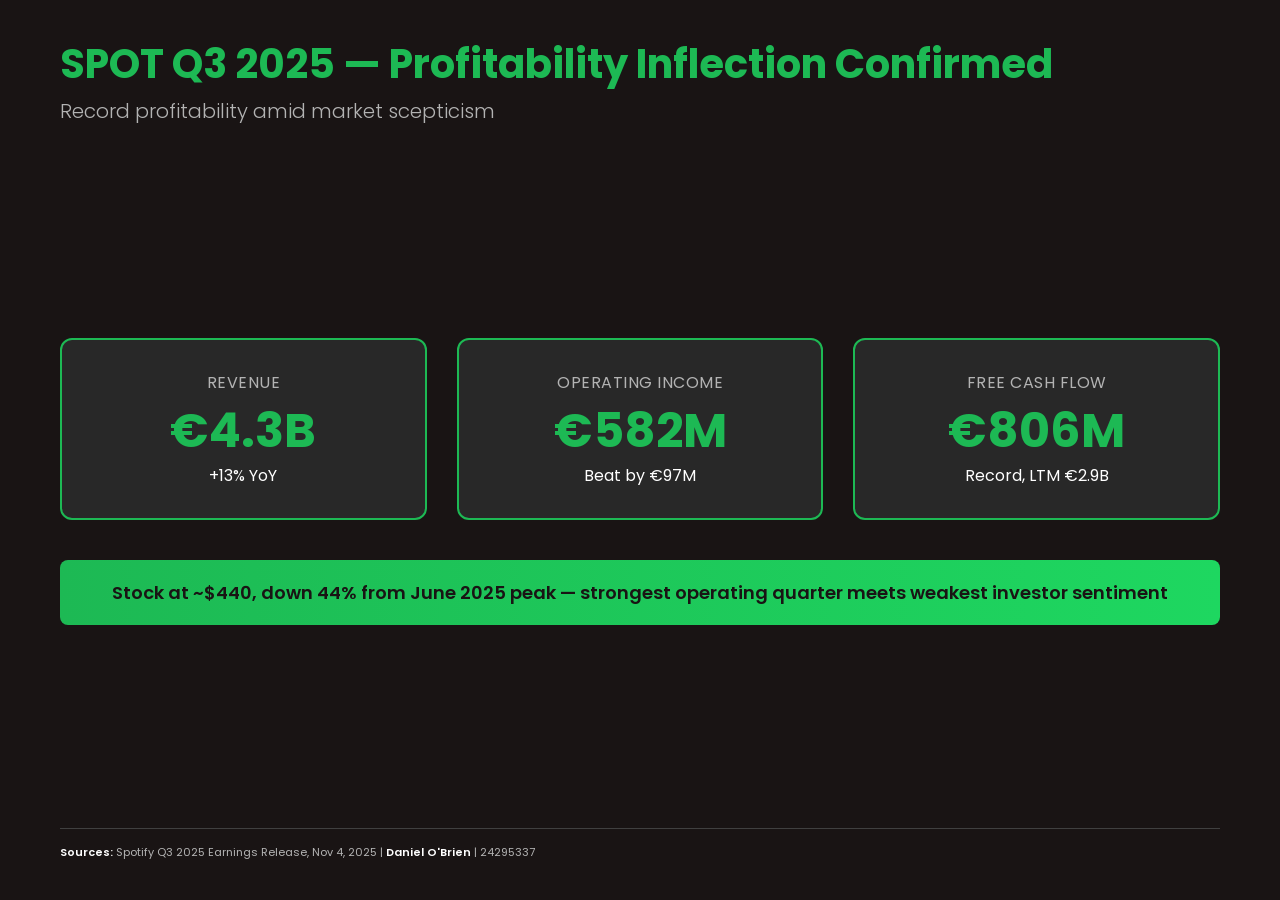
<file: Ex5/Ex5_Slide1.html>
<!DOCTYPE html>
<html lang="en">
<head>
    <meta charset="UTF-8">
    <meta name="viewport" content="width=device-width, initial-scale=1.0">
    <title>Slide 1: SPOT Q3 2025 - Profitability Inflection Confirmed</title>
    <link rel="preconnect" href="https://fonts.googleapis.com">
    <link rel="preconnect" href="https://fonts.gstatic.com" crossorigin>
    <link href="https://fonts.googleapis.com/css2?family=Poppins:wght@300;400;500;600;700&display=swap" rel="stylesheet">
    <link rel="stylesheet" href="Ex5_slides.css">
</head>
<body>
    <div class="slide">
        <div class="slide-header">
            <h1 class="slide-title">SPOT Q3 2025 — Profitability Inflection Confirmed</h1>
            <p class="slide-subtitle">Record profitability amid market scepticism</p>
        </div>

        <div class="slide-content">
            <div class="kpi-container">
                <div class="kpi-box">
                    <div class="kpi-label">Revenue</div>
                    <div class="kpi-value">€4.3B</div>
                    <div class="kpi-subvalue">+13% YoY</div>
                </div>
                <div class="kpi-box">
                    <div class="kpi-label">Operating Income</div>
                    <div class="kpi-value">€582M</div>
                    <div class="kpi-subvalue">Beat by €97M</div>
                </div>
                <div class="kpi-box">
                    <div class="kpi-label">Free Cash Flow</div>
                    <div class="kpi-value">€806M</div>
                    <div class="kpi-subvalue">Record, LTM €2.9B</div>
                </div>
            </div>

            <div class="highlight-bar">
                Stock at ~$440, down 44% from June 2025 peak — strongest operating quarter meets weakest investor sentiment
            </div>
        </div>

        <div class="slide-footer">
            <strong>Sources:</strong> Spotify Q3 2025 Earnings Release, Nov 4, 2025 | <strong>Daniel O'Brien</strong> | 24295337
        </div>
    </div>
</body>
</html>
</file>
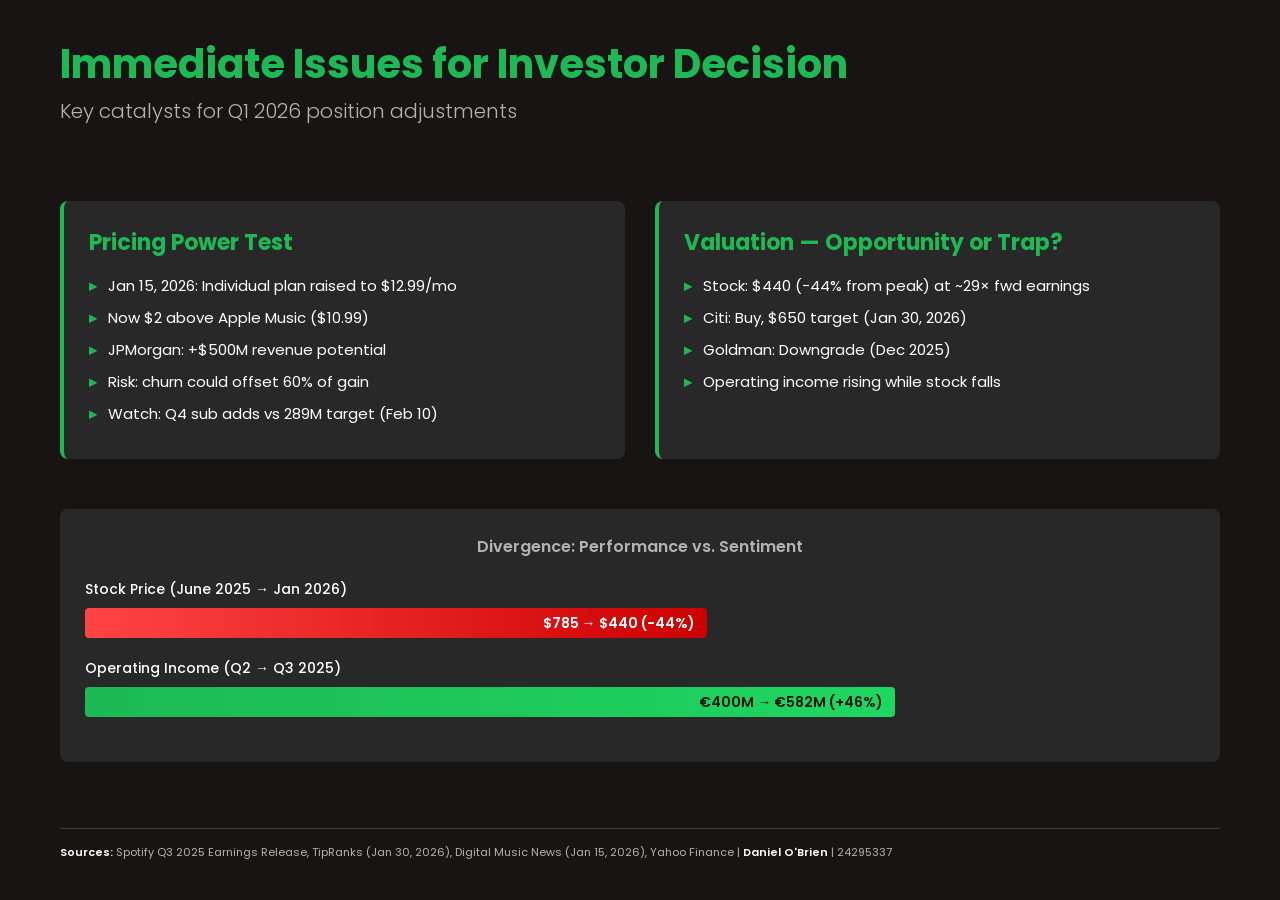
<file: Ex5/Ex5_Slide2.html>
<!DOCTYPE html>
<html lang="en">
<head>
    <meta charset="UTF-8">
    <meta name="viewport" content="width=device-width, initial-scale=1.0">
    <title>Slide 2: Immediate Issues for Investor Decision</title>
    <link rel="preconnect" href="https://fonts.googleapis.com">
    <link rel="preconnect" href="https://fonts.gstatic.com" crossorigin>
    <link href="https://fonts.googleapis.com/css2?family=Poppins:wght@300;400;500;600;700&display=swap" rel="stylesheet">
    <link rel="stylesheet" href="Ex5_slides.css">
</head>
<body>
    <div class="slide">
        <div class="slide-header">
            <h1 class="slide-title">Immediate Issues for Investor Decision</h1>
            <p class="slide-subtitle">Key catalysts for Q1 2026 position adjustments</p>
        </div>

        <div class="slide-content">
            <div class="issues-container">
                <div class="issue-card">
                    <h2 class="issue-title">Pricing Power Test</h2>
                    <ul class="issue-content">
                        <li>Jan 15, 2026: Individual plan raised to $12.99/mo</li>
                        <li>Now $2 above Apple Music ($10.99)</li>
                        <li>JPMorgan: +$500M revenue potential</li>
                        <li>Risk: churn could offset 60% of gain</li>
                        <li>Watch: Q4 sub adds vs 289M target (Feb 10)</li>
                    </ul>
                </div>

                <div class="issue-card">
                    <h2 class="issue-title">Valuation — Opportunity or Trap?</h2>
                    <ul class="issue-content">
                        <li>Stock: $440 (−44% from peak) at ~29× fwd earnings</li>
                        <li>Citi: Buy, $650 target (Jan 30, 2026)</li>
                        <li>Goldman: Downgrade (Dec 2025)</li>
                        <li>Operating income rising while stock falls</li>
                    </ul>
                </div>
            </div>

            <div class="viz-container">
                <div class="viz-title">Divergence: Performance vs. Sentiment</div>
                <div class="viz-row">
                    <div class="viz-label">Stock Price (June 2025 → Jan 2026)</div>
                    <div class="viz-bar-container">
                        <div class="viz-bar decline" style="width: 56%;">$785 → $440 (−44%)</div>
                    </div>
                </div>
                <div class="viz-row">
                    <div class="viz-label">Operating Income (Q2 → Q3 2025)</div>
                    <div class="viz-bar-container">
                        <div class="viz-bar growth" style="width: 73%;">€400M → €582M (+46%)</div>
                    </div>
                </div>
            </div>
        </div>

        <div class="slide-footer">
            <strong>Sources:</strong> Spotify Q3 2025 Earnings Release, TipRanks (Jan 30, 2026), Digital Music News (Jan 15, 2026), Yahoo Finance | <strong>Daniel O'Brien</strong> | 24295337
        </div>
    </div>
</body>
</html>
</file>
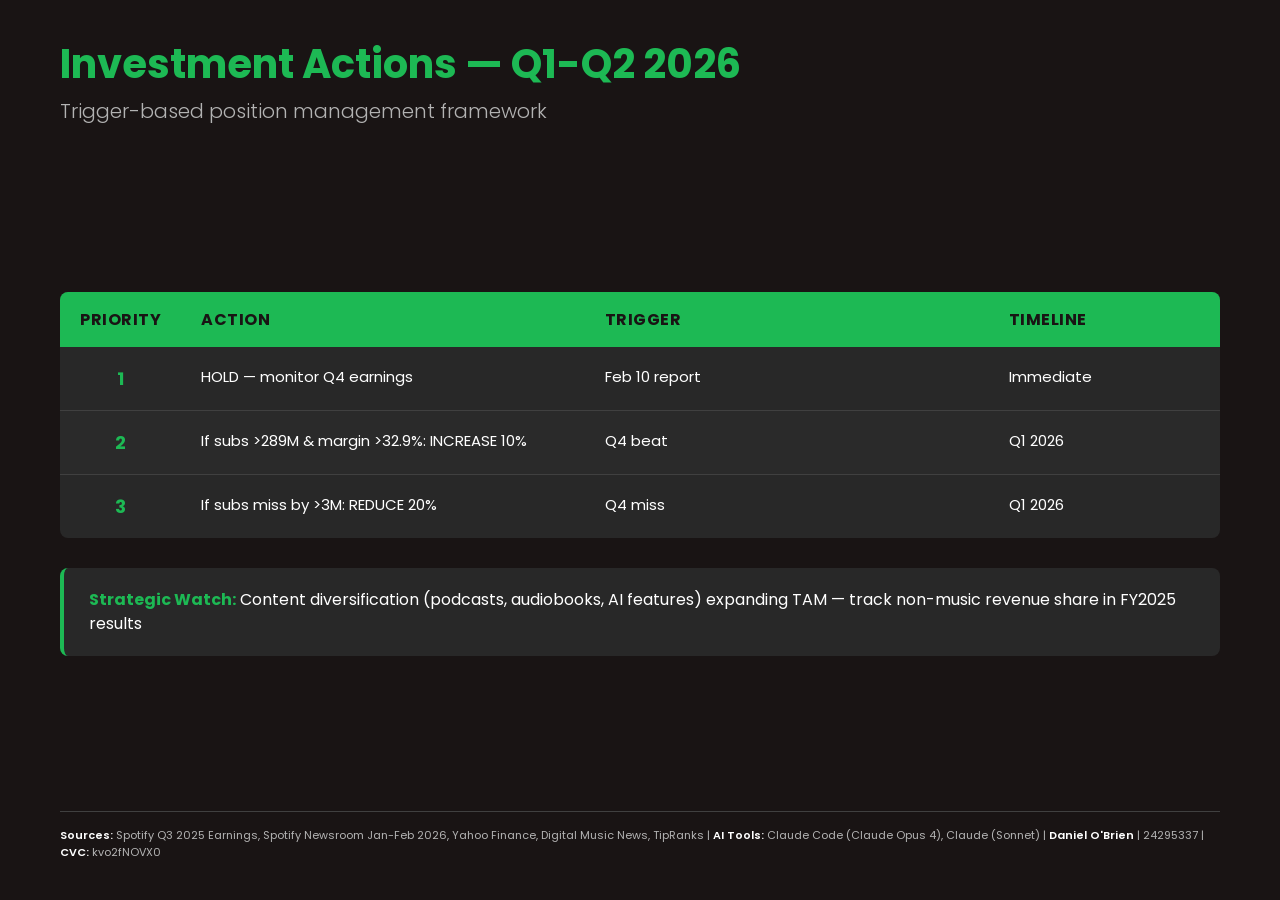
<file: Ex5/Ex5_Slide3.html>
<!DOCTYPE html>
<html lang="en">
<head>
    <meta charset="UTF-8">
    <meta name="viewport" content="width=device-width, initial-scale=1.0">
    <title>Slide 3: Investment Actions Q1-Q2 2026</title>
    <link rel="preconnect" href="https://fonts.googleapis.com">
    <link rel="preconnect" href="https://fonts.gstatic.com" crossorigin>
    <link href="https://fonts.googleapis.com/css2?family=Poppins:wght@300;400;500;600;700&display=swap" rel="stylesheet">
    <link rel="stylesheet" href="Ex5_slides.css">
</head>
<body>
    <div class="slide">
        <div class="slide-header">
            <h1 class="slide-title">Investment Actions — Q1-Q2 2026</h1>
            <p class="slide-subtitle">Trigger-based position management framework</p>
        </div>

        <div class="slide-content">
            <div class="action-table-container">
                <table class="action-table">
                    <thead>
                        <tr>
                            <th style="width: 10%;">Priority</th>
                            <th style="width: 35%;">Action</th>
                            <th style="width: 35%;">Trigger</th>
                            <th style="width: 20%;">Timeline</th>
                        </tr>
                    </thead>
                    <tbody>
                        <tr>
                            <td class="priority-col">1</td>
                            <td>HOLD — monitor Q4 earnings</td>
                            <td>Feb 10 report</td>
                            <td>Immediate</td>
                        </tr>
                        <tr>
                            <td class="priority-col">2</td>
                            <td>If subs >289M & margin >32.9%: INCREASE 10%</td>
                            <td>Q4 beat</td>
                            <td>Q1 2026</td>
                        </tr>
                        <tr>
                            <td class="priority-col">3</td>
                            <td>If subs miss by >3M: REDUCE 20%</td>
                            <td>Q4 miss</td>
                            <td>Q1 2026</td>
                        </tr>
                    </tbody>
                </table>
            </div>

            <div class="insight-box">
                <strong>Strategic Watch:</strong> Content diversification (podcasts, audiobooks, AI features) expanding TAM — track non-music revenue share in FY2025 results
            </div>
        </div>

        <div class="slide-footer">
            <strong>Sources:</strong> Spotify Q3 2025 Earnings, Spotify Newsroom Jan-Feb 2026, Yahoo Finance, Digital Music News, TipRanks | <strong>AI Tools:</strong> Claude Code (Claude Opus 4), Claude (Sonnet) | <strong>Daniel O'Brien</strong> | 24295337 | <strong>CVC:</strong> kvo2fNOVX0
        </div>
    </div>
</body>
</html>
</file>
<file: Ex5/Ex5_slides.css>
/* Spotify Board Presentation - Shared Stylesheet */
/* No hover, no transitions, no animations - PDF print only */

@page {
    size: landscape;
    margin: 0;
}

* {
    margin: 0;
    padding: 0;
    box-sizing: border-box;
}

body {
    width: 100vw;
    height: 100vh;
    background-color: #191414;
    color: #FFFFFF;
    font-family: 'Poppins', sans-serif;
    overflow: hidden;
    display: flex;
    flex-direction: column;
}

.slide {
    width: 100vw;
    height: 100vh;
    display: flex;
    flex-direction: column;
    padding: 40px 60px;
}

/* Header Styles */
.slide-header {
    margin-bottom: 30px;
}

.slide-title {
    font-size: 40px;
    font-weight: 700;
    color: #1DB954;
    margin-bottom: 8px;
    line-height: 1.2;
}

.slide-subtitle {
    font-size: 20px;
    font-weight: 300;
    color: #B3B3B3;
    margin-bottom: 0;
}

/* Main Content Area */
.slide-content {
    flex: 1;
    display: flex;
    flex-direction: column;
    justify-content: center;
    margin-bottom: 20px;
}

/* KPI Boxes (Slide 1) */
.kpi-container {
    display: flex;
    gap: 30px;
    justify-content: space-between;
    margin-bottom: 40px;
}

.kpi-box {
    flex: 1;
    background-color: #282828;
    border: 2px solid #1DB954;
    border-radius: 12px;
    padding: 30px 25px;
    text-align: center;
}

.kpi-label {
    font-size: 16px;
    color: #B3B3B3;
    margin-bottom: 12px;
    font-weight: 400;
    text-transform: uppercase;
    letter-spacing: 0.5px;
}

.kpi-value {
    font-size: 48px;
    font-weight: 700;
    color: #1DB954;
    margin-bottom: 8px;
    line-height: 1;
}

.kpi-subvalue {
    font-size: 16px;
    color: #FFFFFF;
    font-weight: 400;
}

/* Highlight Bar (Slide 1) */
.highlight-bar {
    background: linear-gradient(90deg, #1DB954 0%, #1ed760 100%);
    color: #191414;
    padding: 20px 30px;
    border-radius: 8px;
    font-size: 18px;
    font-weight: 600;
    text-align: center;
    line-height: 1.4;
}

/* Issue Cards (Slide 2) */
.issues-container {
    display: flex;
    gap: 30px;
    margin-bottom: 30px;
}

.issue-card {
    flex: 1;
    background-color: #282828;
    border-left: 4px solid #1DB954;
    border-radius: 8px;
    padding: 25px;
}

.issue-title {
    font-size: 22px;
    font-weight: 700;
    color: #1DB954;
    margin-bottom: 15px;
}

.issue-content {
    font-size: 15px;
    line-height: 1.6;
    color: #FFFFFF;
}

.issue-content li {
    margin-bottom: 8px;
    list-style: none;
    padding-left: 0;
}

.issue-content li:before {
    content: "▸ ";
    color: #1DB954;
    font-weight: bold;
    margin-right: 8px;
}

/* Data Visualization (Slide 2) */
.viz-container {
    background-color: #282828;
    border-radius: 8px;
    padding: 25px;
    margin-top: 20px;
}

.viz-title {
    font-size: 16px;
    color: #B3B3B3;
    margin-bottom: 20px;
    text-align: center;
    font-weight: 600;
}

.viz-row {
    margin-bottom: 20px;
}

.viz-label {
    font-size: 14px;
    color: #FFFFFF;
    margin-bottom: 8px;
    font-weight: 500;
}

.viz-bar-container {
    display: flex;
    align-items: center;
    gap: 15px;
}

.viz-bar {
    height: 30px;
    border-radius: 4px;
    display: flex;
    align-items: center;
    justify-content: flex-end;
    padding-right: 12px;
    font-size: 14px;
    font-weight: 600;
}

.viz-bar.decline {
    background: linear-gradient(90deg, #ff4444 0%, #cc0000 100%);
    color: #FFFFFF;
}

.viz-bar.growth {
    background: linear-gradient(90deg, #1DB954 0%, #1ed760 100%);
    color: #191414;
}

/* Action Table (Slide 3) */
.action-table-container {
    margin-bottom: 30px;
}

.action-table {
    width: 100%;
    border-collapse: collapse;
    background-color: #282828;
    border-radius: 8px;
    overflow: hidden;
}

.action-table thead {
    background-color: #1DB954;
    color: #191414;
}

.action-table th {
    padding: 15px 20px;
    font-size: 16px;
    font-weight: 700;
    text-align: left;
    text-transform: uppercase;
    letter-spacing: 0.5px;
}

.action-table td {
    padding: 18px 20px;
    font-size: 15px;
    color: #FFFFFF;
    border-bottom: 1px solid #404040;
    vertical-align: top;
}

.action-table tbody tr:last-child td {
    border-bottom: none;
}

.action-table tbody tr:nth-child(even) {
    background-color: #2a2a2a;
}

.action-table .priority-col {
    font-weight: 700;
    color: #1DB954;
    text-align: center;
    font-size: 18px;
}

/* Insight Box (Slide 3) */
.insight-box {
    background-color: #282828;
    border-left: 4px solid #1DB954;
    border-radius: 8px;
    padding: 20px 25px;
    font-size: 16px;
    line-height: 1.5;
    color: #FFFFFF;
}

.insight-box strong {
    color: #1DB954;
}

/* Footer */
.slide-footer {
    border-top: 1px solid #404040;
    padding-top: 15px;
    font-size: 11px;
    color: #B3B3B3;
    line-height: 1.5;
}

.slide-footer strong {
    color: #FFFFFF;
    font-weight: 600;
}
</file>
